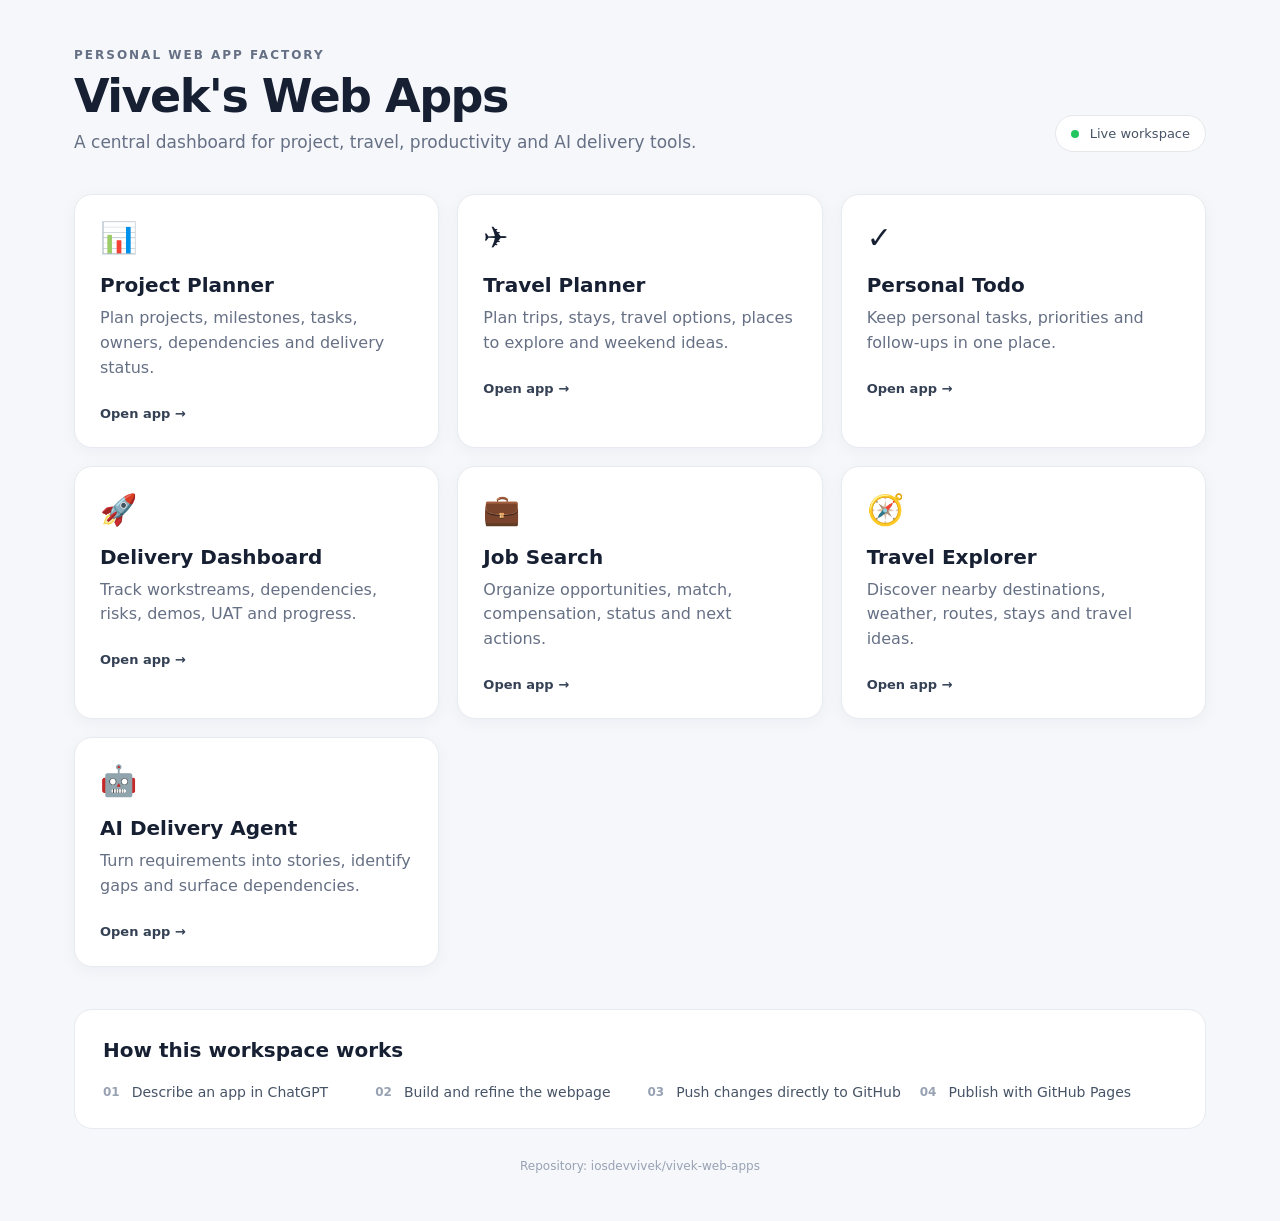
<file: index.html>
<!DOCTYPE html>
<html lang="en">
<head>
  <meta charset="UTF-8">
  <meta name="viewport" content="width=device-width, initial-scale=1.0">
  <title>Vivek's Web Apps</title>
  <link rel="stylesheet" href="assets/style.css">
</head>
<body>
  <main class="container">
    <header class="hero">
      <div>
        <p class="eyebrow">PERSONAL WEB APP FACTORY</p>
        <h1>Vivek's Web Apps</h1>
        <p class="subtitle">A central dashboard for project, travel, productivity and AI delivery tools.</p>
      </div>
      <div class="status"><span></span> Live workspace</div>
    </header>

    <section class="grid">
      <a class="card" href="project-planner/">
        <div class="icon">📊</div><h2>Project Planner</h2>
        <p>Plan projects, milestones, tasks, owners, dependencies and delivery status.</p>
        <span class="open">Open app →</span>
      </a>
      <a class="card" href="travel-planner/">
        <div class="icon">✈️</div><h2>Travel Planner</h2>
        <p>Plan trips, stays, travel options, places to explore and weekend ideas.</p>
        <span class="open">Open app →</span>
      </a>
      <a class="card" href="todo-manager/">
        <div class="icon">✓</div><h2>Personal Todo</h2>
        <p>Keep personal tasks, priorities and follow-ups in one place.</p>
        <span class="open">Open app →</span>
      </a>
      <a class="card" href="delivery-dashboard/">
        <div class="icon">🚀</div><h2>Delivery Dashboard</h2>
        <p>Track workstreams, dependencies, risks, demos, UAT and progress.</p>
        <span class="open">Open app →</span>
      </a>
      <a class="card" href="job-search-dashboard/">
        <div class="icon">💼</div><h2>Job Search</h2>
        <p>Organize opportunities, match, compensation, status and next actions.</p>
        <span class="open">Open app →</span>
      </a>
      <a class="card" href="travel-explorer.html"><div class="icon">🧭</div><h2>Travel Explorer</h2><p>Discover nearby destinations, weather, routes, stays and travel ideas.</p><span class="open">Open app →</span></a>
      <a class="card" href="ai-delivery-agent/">
        <div class="icon">🤖</div><h2>AI Delivery Agent</h2>
        <p>Turn requirements into stories, identify gaps and surface dependencies.</p>
        <span class="open">Open app →</span>
      </a>
    </section>

    <section class="how">
      <h2>How this workspace works</h2>
      <div class="steps">
        <div><b>01</b><span>Describe an app in ChatGPT</span></div>
        <div><b>02</b><span>Build and refine the webpage</span></div>
        <div><b>03</b><span>Push changes directly to GitHub</span></div>
        <div><b>04</b><span>Publish with GitHub Pages</span></div>
      </div>
    </section>

    <footer>Repository: iosdevvivek/vivek-web-apps</footer>
  </main>
</body>
</html>
</file>
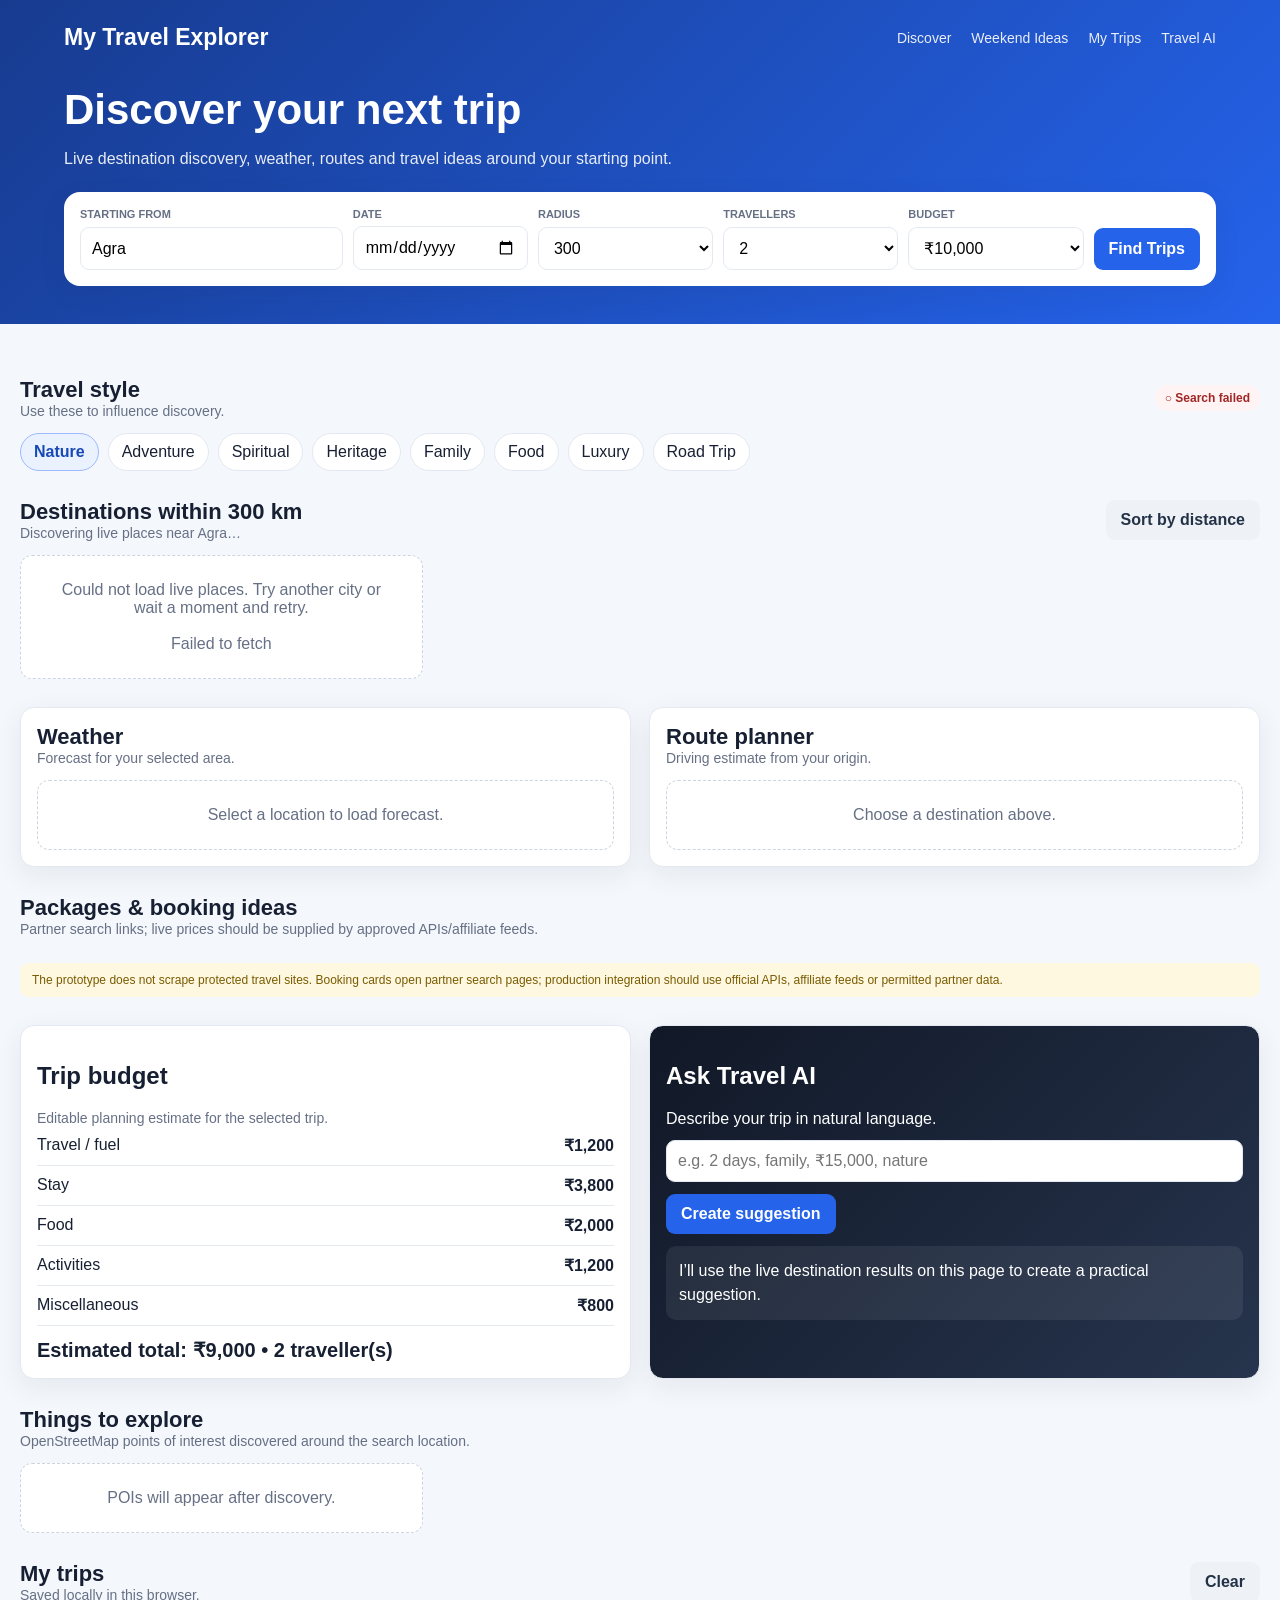
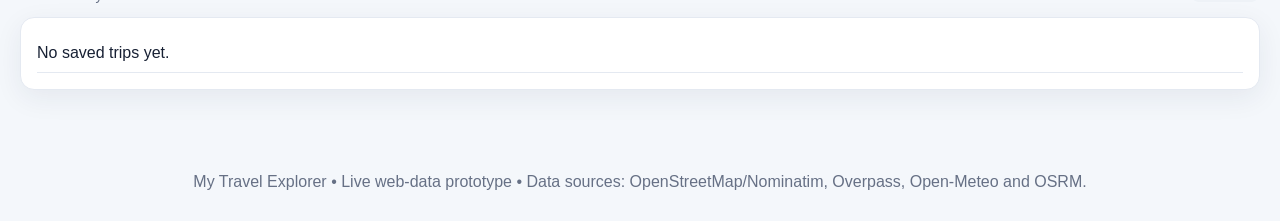
<file: travel-explorer.html>
<!DOCTYPE html>
<html lang="en">
<head>
<meta charset="UTF-8">
<meta name="viewport" content="width=device-width,initial-scale=1">
<title>My Travel Explorer</title>
<style>
:root{--bg:#f4f7fb;--card:#fff;--ink:#172033;--muted:#667085;--blue:#2563eb;--line:#e4e9f1;--green:#07865a;--shadow:0 8px 28px #182b4d12}
*{box-sizing:border-box}body{margin:0;font-family:Inter,Segoe UI,Arial,sans-serif;background:var(--bg);color:var(--ink)}header{background:linear-gradient(135deg,#173b8f,#2563eb);color:white;padding:24px 5% 38px}.nav,.hero,main{max-width:1280px;margin:auto}.nav{display:flex;justify-content:space-between;align-items:center}.brand{font-size:23px;font-weight:800}.nav span{margin-left:20px;font-size:14px;opacity:.9}.hero{padding-top:35px}.hero h1{font-size:42px;margin:0 0 8px}.hero p{opacity:.9}.search{background:white;color:var(--ink);padding:16px;border-radius:16px;margin-top:24px;display:grid;grid-template-columns:1.5fr 1fr 1fr 1fr 1fr auto;gap:10px;box-shadow:var(--shadow)}label{font-size:11px;text-transform:uppercase;color:var(--muted);font-weight:700}input,select,button{font:inherit}input,select{width:100%;padding:11px;border:1px solid var(--line);border-radius:9px;background:white}.field{display:grid;gap:6px}.btn{border:0;border-radius:9px;padding:11px 15px;font-weight:700;cursor:pointer}.primary{background:var(--blue);color:#fff}.secondary{background:#eef2f7;color:#243247}.search .primary{align-self:end;height:42px}main{padding:25px 20px}.section{margin:28px 0}.head{display:flex;justify-content:space-between;align-items:center;margin-bottom:14px}.head h2{margin:0;font-size:22px}.muted{color:var(--muted);font-size:14px}.chips{display:flex;gap:9px;flex-wrap:wrap}.chip{background:white;border:1px solid var(--line);border-radius:999px;padding:9px 13px;cursor:pointer}.chip.on{background:#eaf1ff;border-color:#9db9ff;color:#1749b4;font-weight:700}.grid{display:grid;grid-template-columns:repeat(3,1fr);gap:16px}.card,.panel{background:white;border:1px solid var(--line);border-radius:14px;box-shadow:var(--shadow)}.card{overflow:hidden}.pic{height:120px;background:linear-gradient(135deg,#dbeafe,#eef2ff);display:flex;align-items:center;justify-content:center;font-size:46px}.body,.panel{padding:16px}.title{font-size:18px;font-weight:800}.meta{display:flex;gap:12px;flex-wrap:wrap;color:var(--muted);font-size:13px;margin:8px 0}.actions{display:flex;gap:8px;margin-top:12px}.price{color:var(--green);font-weight:800}.two{display:grid;grid-template-columns:1fr 1fr;gap:18px}.rows>div{display:flex;justify-content:space-between;padding:10px 0;border-bottom:1px solid var(--line)}.ai{background:linear-gradient(135deg,#111827,#26344d);color:#fff}.ai input{margin:12px 0}.answer{margin-top:12px;padding:13px;background:#ffffff12;border-radius:10px;line-height:1.5;min-height:54px}.status{display:inline-flex;align-items:center;gap:7px;padding:6px 10px;border-radius:999px;background:#e9f8f1;color:#08734e;font-size:12px;font-weight:700}.loading{opacity:.7}.empty{padding:25px;text-align:center;color:var(--muted);background:white;border:1px dashed #cbd5e1;border-radius:12px}.map{width:100%;height:250px;border:0;border-radius:12px;background:#eef2f7}.small{font-size:12px;color:var(--muted)}footer{text-align:center;padding:30px;color:var(--muted)}.modal{display:none;position:fixed;inset:0;background:#0007;align-items:center;justify-content:center;padding:20px;z-index:5}.modalbox{background:#fff;border-radius:16px;max-width:720px;width:100%;max-height:88vh;overflow:auto;padding:22px}.close{float:right}.notice{margin-top:12px;padding:10px 12px;background:#fff8e1;border-radius:9px;font-size:12px;color:#795b00}
@media(max-width:950px){.search{grid-template-columns:1fr 1fr}.grid,.two{grid-template-columns:1fr}.hero h1{font-size:34px}}
@media(max-width:600px){.search{grid-template-columns:1fr}.nav span{display:none}}
</style>
</head>
<body>
<header>
<div class="nav"><div class="brand">My Travel Explorer</div><div><span>Discover</span><span>Weekend Ideas</span><span>My Trips</span><span>Travel AI</span></div></div>
<div class="hero">
<h1>Discover your next trip</h1><p>Live destination discovery, weather, routes and travel ideas around your starting point.</p>
<div class="search">
<div class="field"><label>Starting from</label><input id="origin" value="Agra" placeholder="City or place"></div>
<div class="field"><label>Date</label><input id="date" type="date"></div>
<div class="field"><label>Radius</label><select id="radius"><option>100</option><option>200</option><option selected>300</option><option>500</option></select></div>
<div class="field"><label>Travellers</label><select id="travellers"><option>1</option><option selected>2</option><option>3</option><option>4</option><option>5+</option></select></div>
<div class="field"><label>Budget</label><select id="budget"><option value="5000">₹5,000</option><option value="10000" selected>₹10,000</option><option value="20000">₹20,000</option><option value="30000">₹30,000+</option></select></div>
<button class="btn primary" onclick="discover()">Find Trips</button>
</div>
</div>
</header>

<main>
<section class="section"><div class="head"><div><h2>Travel style</h2><div class="muted">Use these to influence discovery.</div></div><span id="status" class="status">● Ready</span></div>
<div class="chips" id="chips"><div class="chip on">Nature</div><div class="chip">Adventure</div><div class="chip">Spiritual</div><div class="chip">Heritage</div><div class="chip">Family</div><div class="chip">Food</div><div class="chip">Luxury</div><div class="chip">Road Trip</div></div></section>

<section class="section"><div class="head"><div><h2>Destinations within <span id="radiusText">300</span> km</h2><div class="muted" id="resultText">Discovering live places near Agra…</div></div><button class="btn secondary" onclick="sortPlaces()">Sort by distance</button></div><div id="destinations" class="grid"><div class="empty loading">Loading nearby destinations…</div></div></section>

<section class="section two">
<div class="panel"><div class="head"><div><h2>Weather</h2><div class="muted">Forecast for your selected area.</div></div></div><div id="weather" class="empty">Select a location to load forecast.</div></div>
<div class="panel"><div class="head"><div><h2>Route planner</h2><div class="muted">Driving estimate from your origin.</div></div></div><div id="route" class="empty">Choose a destination above.</div></div>
</section>

<section class="section"><div class="head"><div><h2>Packages & booking ideas</h2><div class="muted">Partner search links; live prices should be supplied by approved APIs/affiliate feeds.</div></div></div><div id="packages" class="grid"></div><div class="notice">The prototype does not scrape protected travel sites. Booking cards open partner search pages; production integration should use official APIs, affiliate feeds or permitted partner data.</div></section>

<section class="section two">
<div class="panel"><h2>Trip budget</h2><div class="muted">Editable planning estimate for the selected trip.</div><div class="rows" id="budgetRows"></div><div style="font-size:20px;font-weight:800;padding-top:12px" id="total">Estimated total: ₹0</div></div>
<div class="panel ai"><h2>Ask Travel AI</h2><div>Describe your trip in natural language.</div><input id="question" placeholder="e.g. 2 days, family, ₹15,000, nature"><button class="btn primary" onclick="askAI()">Create suggestion</button><div class="answer" id="answer">I’ll use the live destination results on this page to create a practical suggestion.</div></div>
</section>

<section class="section"><div class="head"><div><h2>Things to explore</h2><div class="muted">OpenStreetMap points of interest discovered around the search location.</div></div></div><div id="pois" class="grid"><div class="empty">POIs will appear after discovery.</div></div></section>

<section class="section"><div class="head"><div><h2>My trips</h2><div class="muted">Saved locally in this browser.</div></div><button class="btn secondary" onclick="clearTrips()">Clear</button></div><div id="trips" class="rows panel"></div></section>
</main>
<footer>My Travel Explorer • Live web-data prototype • Data sources: OpenStreetMap/Nominatim, Overpass, Open-Meteo and OSRM.</footer>

<div class="modal" id="modal"><div class="modalbox"><button class="btn secondary close" onclick="closeModal()">Close</button><h2 id="mtitle"></h2><div id="mbody"></div></div></div>

<script>
const API={geo:"https://nominatim.openstreetmap.org/search",overpass:"https://overpass-api.de/api/interpreter",weather:"https://api.open-meteo.com/v1/forecast",route:"https://router.project-osrm.org/route/v1/driving"};
let state={origin:null,places:[],selected:null,pois:[]};
const money=n=>new Intl.NumberFormat("en-IN",{style:"currency",currency:"INR",maximumFractionDigits:0}).format(n);
const esc=s=>String(s??"").replace(/[&<>"']/g,c=>({"&":"&amp;","<":"&lt;",">":"&gt;",'"':"&quot;","'":"&#39;"}[c]));
function setStatus(t,ok=true){const e=document.getElementById("status");e.textContent=(ok?"● ":"○ ")+t;e.style.background=ok?"#e9f8f1":"#fff3f3";e.style.color=ok?"#08734e":"#a12626"}
async function json(url,opts={}){const r=await fetch(url,opts);if(!r.ok)throw Error("Request failed: "+r.status);return r.json()}
async function geocode(q){const a=await json(API.geo+"?format=jsonv2&limit=1&q="+encodeURIComponent(q));if(!a[0])throw Error("Location not found");return {lat:+a[0].lat,lon:+a[0].lon,name:a[0].display_name}}
function hav(lat1,lon1,lat2,lon2){const R=6371,d1=(lat2-lat1)*Math.PI/180,d2=(lon2-lon1)*Math.PI/180;const a=Math.sin(d1/2)**2+Math.cos(lat1*Math.PI/180)*Math.cos(lat2*Math.PI/180)*Math.sin(d2/2)**2;return 2*R*Math.asin(Math.sqrt(a))}
async function discover(){
setStatus("Searching…");document.getElementById("destinations").innerHTML='<div class="empty loading">Finding places…</div>';
try{
const origin=await geocode(document.getElementById("origin").value.trim());state.origin=origin;
const radius=+document.getElementById("radius").value;document.getElementById("radiusText").textContent=radius;
document.getElementById("resultText").textContent="Live discovery around "+origin.name.split(",").slice(0,2).join(",");
const q='[out:json][timeout:25];(node["tourism"](around:'+radius*1000+','+origin.lat+','+origin.lon+');way["tourism"](around:'+radius*1000+','+origin.lat+','+origin.lon+');relation["tourism"](around:'+radius*1000+','+origin.lat+','+origin.lon+'););out center tags;';
const raw=await json(API.overpass+"?data="+encodeURIComponent(q));
const seen=new Set(),places=[];
for(const x of raw.elements){const t=x.tags||{},name=t.name||t["name:en"];if(!name||seen.has(name.toLowerCase()))continue;seen.add(name.toLowerCase());const lat=x.lat??x.center?.lat,lon=x.lon??x.center?.lon;if(lat==null)continue;const km=hav(origin.lat,origin.lon,lat,lon);if(km<=radius)places.push({name,lat,lon,km,type:t.tourism||"place",website:t.website||t.contact?.website||"",desc:t.description||"",tags:t})}
state.places=places.sort((a,b)=>a.km-b.km).slice(0,24);renderPlaces();renderPackages();loadWeather();loadPOIs();setStatus(state.places.length+" places found");if(state.places[0])selectPlace(0);
}catch(e){setStatus("Search failed",false);document.getElementById("destinations").innerHTML='<div class="empty">Could not load live places. Try another city or wait a moment and retry.<br><br>'+esc(e.message)+'</div>'}
}
function icon(type){return ({museum:"🏛️",attraction:"📍",viewpoint:"🌄",theme_park:"🎢",zoo:"🦁",gallery:"🖼️",hotel:"🏨",camp_site:"🏕️",information:"ℹ️"}[type]||"📍")}
function renderPlaces(){
const el=document.getElementById("destinations");if(!state.places.length){el.innerHTML='<div class="empty">No tourism places found in this radius.</div>';return}
el.innerHTML=state.places.map((p,i)=>'<div class="card"><div class="pic">'+icon(p.type)+'</div><div class="body"><div class="title">'+esc(p.name)+'</div><div class="meta"><span>📍 '+p.km.toFixed(1)+' km</span><span>'+esc(p.type)+'</span></div><div class="muted">'+esc(p.desc||"Live place discovered from OpenStreetMap.")+'</div><div class="actions"><button class="btn primary" onclick="selectPlace('+i+')">Plan</button><button class="btn secondary" onclick="saveTrip('+i+')">Save</button></div></div></div>').join("")
}
function sortPlaces(){state.places.sort((a,b)=>a.km-b.km);renderPlaces()}
async function selectPlace(i){state.selected=state.places[i];if(!state.selected)return;renderPackages();document.getElementById("route").innerHTML='<div class="loading">Calculating driving route…</div>';try{const p=state.selected,o=state.origin;const d=await json(API.route+'/'+o.lon+','+o.lat+';'+p.lon+','+p.lat+'?overview=false');const x=d.routes?.[0];document.getElementById("route").innerHTML=x?'<div class="rows"><div><span>Distance</span><strong>'+ (x.distance/1000).toFixed(0)+' km</strong></div><div><span>Drive time</span><strong>'+Math.round(x.duration/3600)+' hr '+Math.round((x.duration%3600)/60)+' min</strong></div></div>':'Route unavailable';}catch(e){document.getElementById("route").innerHTML="Route service unavailable."}}
async function loadWeather(){const o=state.origin;try{const d=await json(API.weather+'?latitude='+o.lat+'&longitude='+o.lon+'&daily=weather_code,temperature_2m_max,temperature_2m_min,precipitation_probability_max&timezone=auto&forecast_days=5');document.getElementById("weather").innerHTML='<div class="rows">'+d.daily.time.map((day,i)=>'<div><span>'+new Date(day).toLocaleDateString(undefined,{weekday:"short",day:"numeric",month:"short"})+'</span><strong>'+Math.round(d.daily.temperature_2m_min[i])+'–'+Math.round(d.daily.temperature_2m_max[i])+'°C • '+(d.daily.precipitation_probability_max?.[i]??0)+'% rain</strong></div>').join("")+'</div>'}catch(e){document.getElementById("weather").textContent="Weather unavailable."}}
async function loadPOIs(){const o=state.origin,r=+document.getElementById("radius").value;const q='[out:json][timeout:25];(node["amenity"~"restaurant|cafe"](around:'+Math.min(r,50)*1000+','+o.lat+','+o.lon+');node["tourism"~"attraction|museum|viewpoint"](around:'+Math.min(r,50)*1000+','+o.lat+','+o.lon+'););out tags;';try{const d=await json(API.overpass+"?data="+encodeURIComponent(q));state.pois=d.elements.filter(x=>x.tags?.name).slice(0,12);document.getElementById("pois").innerHTML=state.pois.map(x=>'<div class="card"><div class="body"><div class="title">'+icon(x.tags.tourism||"")+" "+esc(x.tags.name)+'</div><div class="meta">'+esc(x.tags.tourism||x.tags.amenity||"place")+'</div><div class="muted">'+esc(x.tags.cuisine||"Local place")+'</div></div></div>').join("")||'<div class="empty">No nearby POIs found.</div>'}catch(e){document.getElementById("pois").innerHTML='<div class="empty">POI search unavailable.</div>'}}
function renderPackages(){const p=state.selected?.name||"weekend trip";const q=encodeURIComponent(p);const cards=[["Package ideas","Search curated tours and packages","https://www.google.com/search?q="+encodeURIComponent(p+" weekend tour package India"),"🧳"],["Hotels","Compare accommodation options","https://www.google.com/search?q="+encodeURIComponent(p+" hotels booking"),"🏨"],["Activities","Find experiences and things to do","https://www.google.com/search?q="+encodeURIComponent(p+" things to do activities"),"🎯"]];document.getElementById("packages").innerHTML=cards.map(c=>'<div class="card"><div class="pic">'+c[3]+'</div><div class="body"><div class="title">'+c[0]+'</div><p class="muted">'+c[1]+'</p><a class="btn primary" href="'+c[2]+'" target="_blank" rel="noopener">Explore options</a></div></div>').join("")}
function saveTrip(i){const p=state.places[i];const a=JSON.parse(localStorage.getItem("travelTrips")||"[]");if(!a.some(x=>x.name===p.name))a.push({name:p.name,km:p.km,date:document.getElementById("date").value||""});localStorage.setItem("travelTrips",JSON.stringify(a));renderTrips()}
function renderTrips(){const a=JSON.parse(localStorage.getItem("travelTrips")||"[]"),e=document.getElementById("trips");e.innerHTML=a.length?a.map((x,i)=>'<div><span>📍 '+esc(x.name)+' <small>('+x.km.toFixed(0)+' km)</small></span><strong>'+esc(x.date||"Flexible")+'</strong></div>').join(""):'<div>No saved trips yet.</div>'}
function clearTrips(){localStorage.removeItem("travelTrips");renderTrips()}
function updateBudget(){const b=+document.getElementById("budget").value,t=+document.getElementById("travellers").value||2;const travel=Math.max(1200,Math.round((state.selected?.km||150)*2.5)),stay=Math.round(b*.38),food=Math.round(b*.20),activities=Math.round(b*.12),misc=Math.round(b*.08),total=travel+stay+food+activities+misc;document.getElementById("budgetRows").innerHTML=[["Travel / fuel",travel],["Stay",stay],["Food",food],["Activities",activities],["Miscellaneous",misc]].map(x=>'<div><span>'+x[0]+'</span><strong>'+money(x[1])+'</strong></div>').join("");document.getElementById("total").textContent="Estimated total: "+money(total)+" • "+t+" traveller(s)"}
function askAI(){const q=document.getElementById("question").value.toLowerCase(),p=state.places.slice(0,5);let a=p.length?"I found "+p.length+" nearby options. For your request, compare "+p.slice(0,3).map(x=>x.name).join(", ")+" based on distance, weather and your budget.":"Run Find Trips first so I can use live destination data.";if(q.includes("family"))a+=" For a family trip, prioritize shorter driving time, accommodation and child-friendly attractions.";if(q.includes("nature"))a+=" For nature, look for viewpoints, parks, wildlife and low-density stays.";document.getElementById("answer").textContent=a}
function openDetails(p){document.getElementById("mtitle").textContent=p.name;document.getElementById("mbody").innerHTML='<p><b>Distance:</b> '+p.km.toFixed(1)+' km</p><p><b>Category:</b> '+esc(p.type)+'</p><p>'+esc(p.desc||"Live destination data from OpenStreetMap.")+'</p>'+(p.website?'<p><a href="'+esc(p.website)+'" target="_blank" rel="noopener">Official / source website</a></p>':"");document.getElementById("modal").style.display="flex"}
function closeModal(){document.getElementById("modal").style.display="none"}
document.querySelectorAll(".chip").forEach(c=>c.onclick=()=>c.classList.toggle("on"));document.getElementById("budget").onchange=updateBudget;document.getElementById("travellers").onchange=updateBudget;renderTrips();updateBudget();discover();
</script>
</body>
</html>
</file>
<file: assets/style.css>
:root{font-family:Inter,system-ui,-apple-system,BlinkMacSystemFont,"Segoe UI",sans-serif;color:#172033;background:#f5f7fb}
*{box-sizing:border-box}body{margin:0}.container{max-width:1180px;margin:auto;padding:48px 24px}
.hero{display:flex;justify-content:space-between;align-items:flex-end;gap:24px;margin-bottom:42px}
.eyebrow{font-size:12px;font-weight:800;letter-spacing:2px;margin:0 0 10px;color:#667085}
h1{font-size:46px;line-height:1.05;margin:0 0 12px;letter-spacing:-1.5px}.subtitle{font-size:17px;color:#667085;margin:0;max-width:680px}
.status{background:#fff;border:1px solid #e5e7eb;border-radius:999px;padding:10px 15px;font-size:13px;color:#475467;white-space:nowrap}.status span{display:inline-block;width:8px;height:8px;border-radius:50%;background:#22c55e;margin-right:7px}
.grid{display:grid;grid-template-columns:repeat(3,1fr);gap:18px}.card{display:block;text-decoration:none;color:inherit;background:#fff;border:1px solid #e7eaf0;border-radius:18px;padding:25px;min-height:230px;box-shadow:0 4px 18px rgba(16,24,40,.04);transition:transform .18s,box-shadow .18s,border-color .18s}.card:hover{transform:translateY(-3px);box-shadow:0 12px 30px rgba(16,24,40,.09);border-color:#cfd5df}
.icon{font-size:30px;margin-bottom:18px}h2{margin:0 0 9px;font-size:20px}.card p{color:#667085;line-height:1.55;margin:0 0 22px}.open{font-size:13px;font-weight:700;color:#344054}
.how{margin-top:42px;background:#fff;border:1px solid #e7eaf0;border-radius:18px;padding:28px}.how h2{margin-bottom:22px}.steps{display:grid;grid-template-columns:repeat(4,1fr);gap:15px}.steps div{display:flex;gap:12px;align-items:center;color:#475467;font-size:14px}.steps b{font-size:12px;color:#98a2b3}
footer{text-align:center;color:#98a2b3;font-size:12px;margin-top:30px}
@media(max-width:850px){.grid{grid-template-columns:repeat(2,1fr)}.steps{grid-template-columns:repeat(2,1fr)}.hero{align-items:flex-start;flex-direction:column}}@media(max-width:560px){.grid{grid-template-columns:1fr}.steps{grid-template-columns:1fr}h1{font-size:36px}}
</file>
